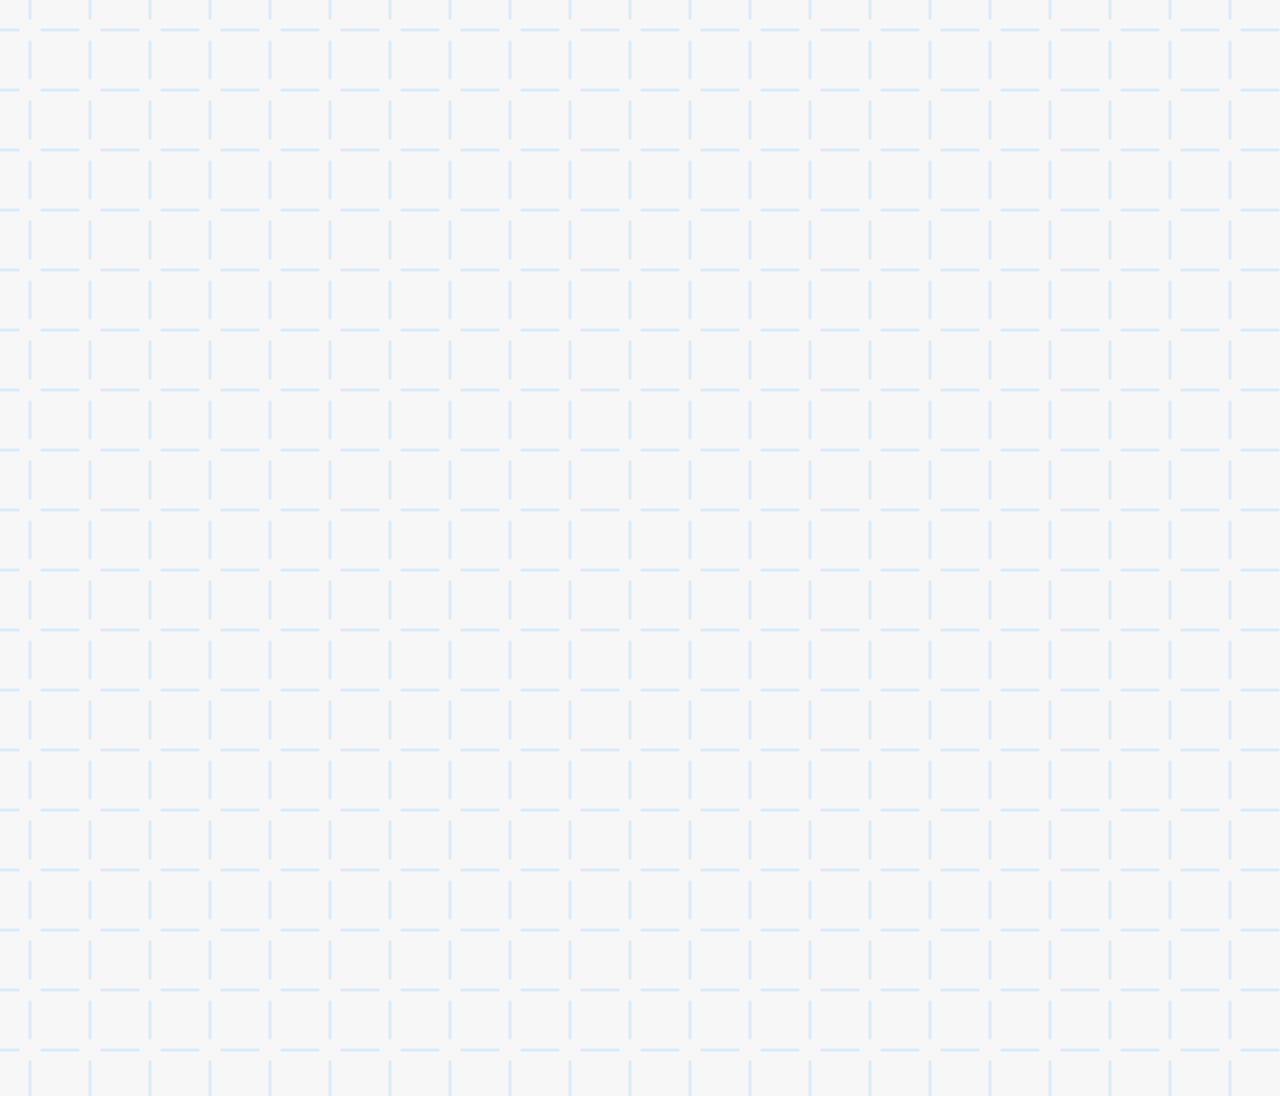
<file: index.html>
<!DOCTYPE html>
<html lang="zh-CN">
<head>
	<meta charset="utf-8">
	<meta name="viewport" content="width=device-width, initial-scale=1">
	<meta http-equiv="Cache-Control" content="private, no-cache, max-age=2592000">

	<link rel="preconnect" href="https://ipacel.cc/" crossorigin>

	<title>CiAt Loading...</title>
	<meta name="keywords" content="CiAt, IpaCiAt, IpacEL">
	<meta name="description" content="你好呀! 我是来自 IpacEL 的 CiAt 哦 (｡・̀ᴗ-)✧. 我是一位开发者，擅长计算和提供专业知识. 很高兴能和你交流! 如果你有任何问题或需要帮助, 随时告诉我哦~">
	
	<link rel="icon" href="https://ipacel.cc/favicon.ico">
	<link rel="icon" href="https://ipacel.cc/dav/icon.bg@256.png" sizes="256x256">
	<link rel="icon" href="https://ipacel.cc/dav/icon.bg@512.png" sizes="512x512">

	<meta name="theme-color" content="#FF1277">
	<link rel="manifest" href="./manifest.webmanifest?v=3.10">

	<link rel="preload" href="./l2/marked-extended-latex.js" as="script" crossorigin="anonymous">
	<link rel="preload" href="https://lib.baomitu.com/mermaid/11.1.1/mermaid.esm.mjs" as="script" crossorigin="anonymous">
	<link rel="preload" href="./l2/marked-emoji.json" as="fetch" crossorigin="anonymous">
	<link rel="preload" href="https://ipacel.cc/dav/command.png" as="image">
	<link rel="preload" href="https://ipacel.cc/dav/command_2.png" as="image">
	<link rel="preload" href="https://ipacel.cc/dav/command_3.png" as="image">
	<link rel="preload" href="https://ipacel.cc/dav/HarmonyOS_Sans_SC_Medium.subset.woff2" as="font" crossorigin="anonymous">
	<link rel="preload" href="https://ipacel.cc/dav/JetBrainsMono-Regular.woff2" as="font" crossorigin="anonymous">
	<link rel="preload" href="https://ipacel.cc/dav/Ubuntu-Regular.subset.woff2?v=2" as="font" crossorigin="anonymous">

	<link rel="stylesheet" href="https://ipacel.cc/dav/cakeL.css?v=1.101">
	<link rel="stylesheet" href="./ui.css?v=26.1.1">
	<link rel="stylesheet" href="./l2/highlight.css?v=2">
	<link rel="stylesheet" href="./l2/katex/katex.min.css?v=0.16.11">

	<script src="./l2/marked.min.js?v=2" defer></script>
	<script src="./l2/highlight.min.js?v=2" defer></script>
	<script src="./l2/marked-emoji.js" defer></script>
	<script src="./l2/katex/katex.min.js?v=0.16.11" defer></script>

	<script type="module" defer>
		import { lib, stat } from './main.js?v=26.1.15';
		window.lib = lib;
		window.stat = stat;
	</script>

	<script>
		window.WebFontConfig = {
			custom: {
				families: [
					'KaTeX_AMS', 'KaTeX_Caligraphic:n4,n7', 'KaTeX_Fraktur:n4,n7',
					'KaTeX_Main:n4,n7,i4,i7', 'KaTeX_Math:i4,i7', 'KaTeX_Script',
					'KaTeX_SansSerif:n4,n7,i4', 'KaTeX_Size1', 'KaTeX_Size2',
					'KaTeX_Size3', 'KaTeX_Size4', 'KaTeX_Typewriter',
				],
			},
		};
	</script>
	<script src="./l2/webfontloader.js" defer></script>
</head>
<body class="">

	<dialog id="dog">

		<div class="modal login">
			<div id="loginBody" class="box"></div>
		</div>

	</dialog>

	<div class="dragover"></div>

	<input id="mainFileInp" type="file" accept="image/*" />

	<button id="toTopBtn" class="btn toTop" onclick="lib.toTop()" title="回到顶部">^</button>

	<div id="container" class="container">
		<div style="height: 12.6vh"></div>

		<div class="main --quit">

			<!-- <h1 id="title" class="center">CiAt is here</h1> -->
			<p class="describe center">// 当前测试版本不代表最终效果 //</p>

			<div class="box inputBox">
				<pre id="mainMsgInpHeightTest"></pre>
				<textarea id="mainMsgInp" contenteditable="true" placeholder="(｡・̀ᴗ-)✧" maxlength="3072"></textarea>

				<div id="mainBtnBox">
					<button id="mainSendBtn" class="btn send --ban" title="发送 | SEND"><svg viewBox="0 0 8.38 11.56"><polygon class="cls-1" points=".75 8.81 0 9.43 1.62 11.56 2.72 11.56 5.77 .92 8.38 .92 8.38 0 4.88 0 1.93 10.29 .75 8.81" fill="#fff" /></svg></button>
					<button id="mainToolBtn" class="btn toolBtn" title="工具 | TOOL">T</button>

					<button class="btn tool" onclick="window.open('./help.html', '_blank')" title="帮助 | HELP">H</button>
					<button class="btn tool upload" onclick="lib.btnUpload()" title="上传 | UPLOAD">+</button>
					<button class="btn tool" onclick="lib.clearMsg()" title="清空 | CLEAR">=</button>
				</div>
			</div>

			<div id="inpFileBox"></div>

			<div id="msgList"></div>
		</div>

		<div style="height: 12.6vh"></div>
	</div>
</body>
</html>
</file>
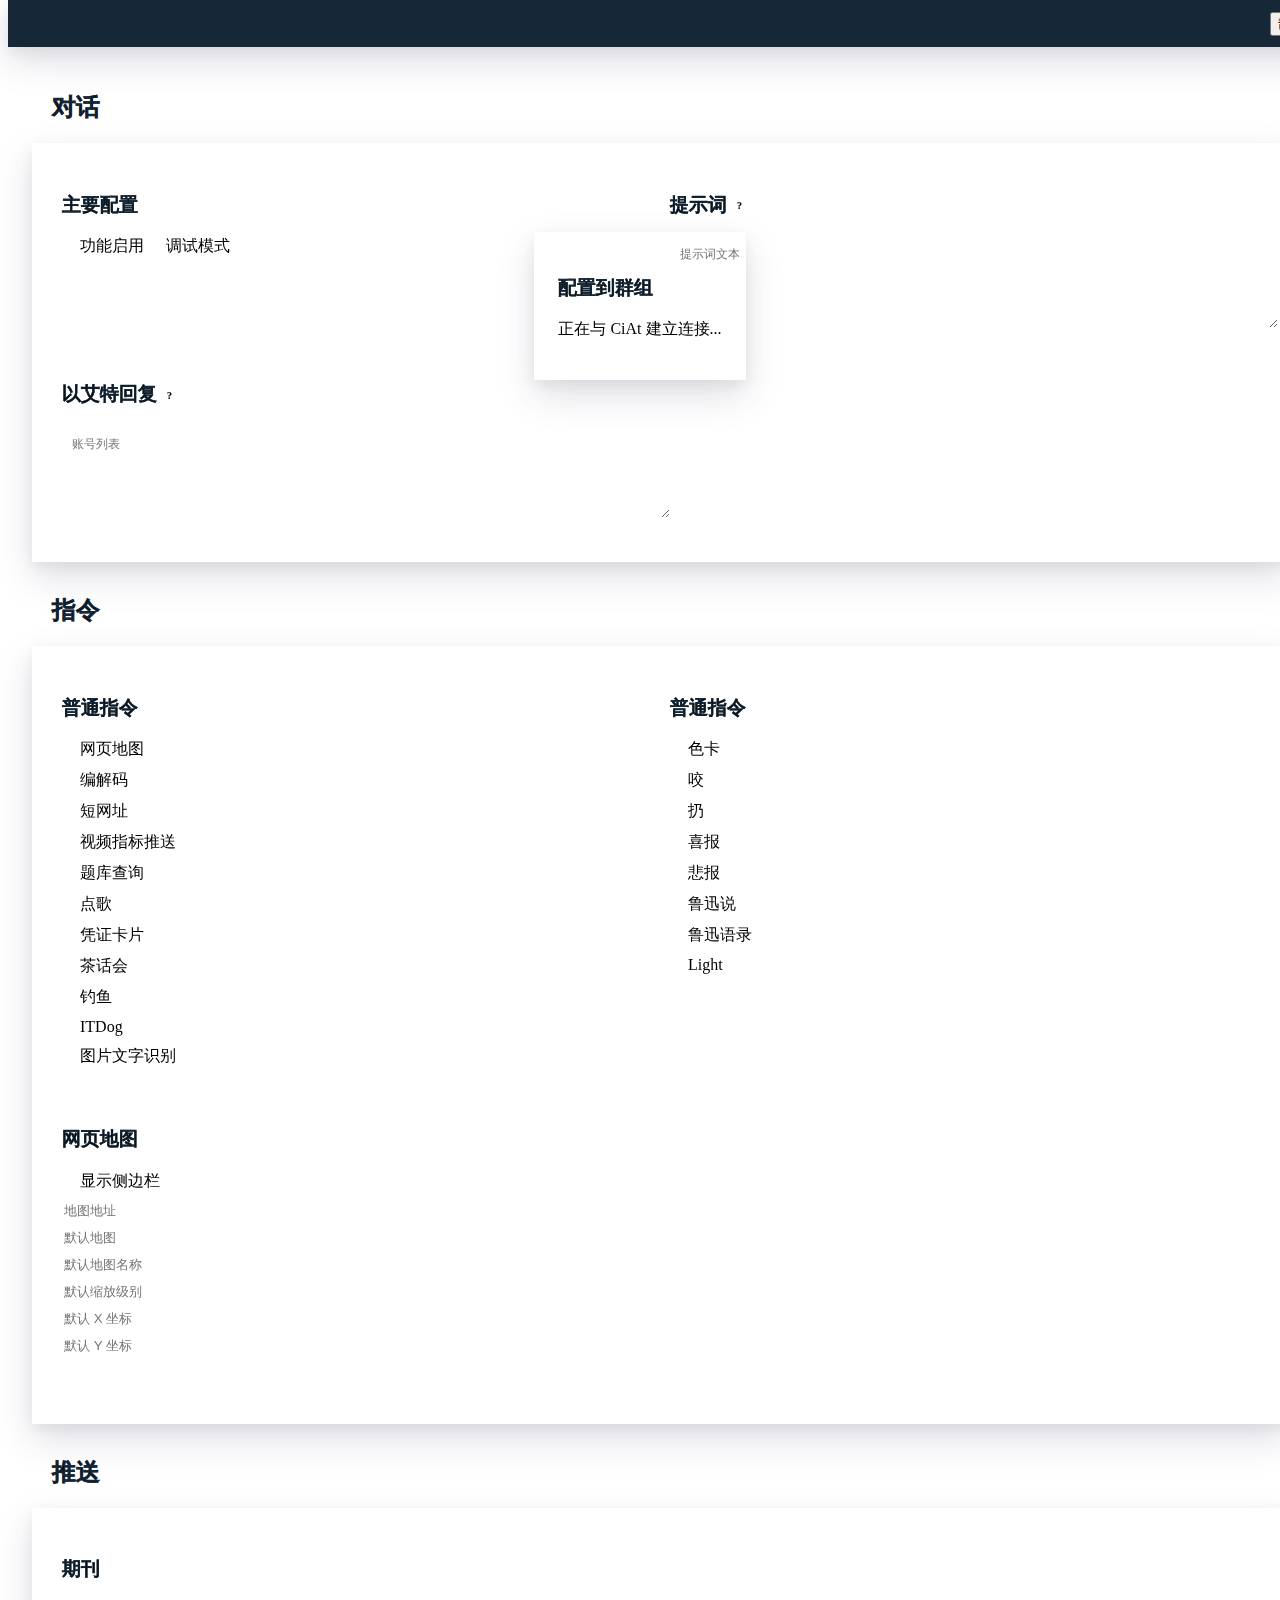
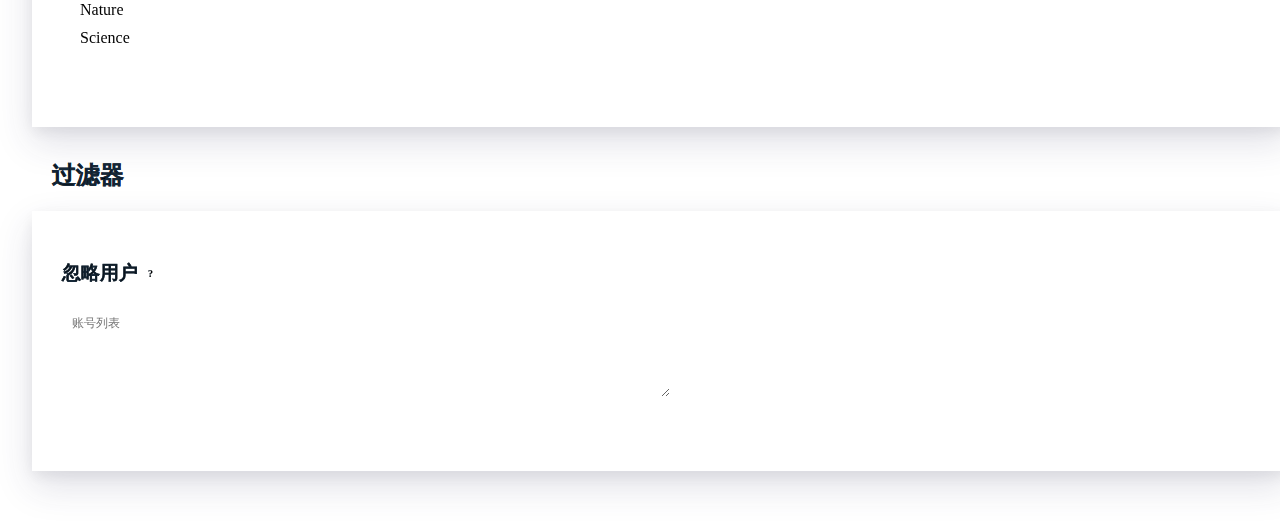
<file: config/index.html>
<!DOCTYPE html>
<html lang="any">

<head>
	<meta charset="utf-8">
	<meta name="viewport" content="width=device-width, initial-scale=1">

	<title>[CiAt]/ Config</title>
	
	<link rel="icon" href="https://ipacel.cc/favicon.ico">
	<link rel="icon" href="https://ipacel.cc/dav/icon.bg@256.png" sizes="256x256">
	<link rel="icon" href="https://ipacel.cc/dav/icon.bg@512.png" sizes="512x512">

	<link rel="stylesheet" href="https://ipacel.cc/dav/cakeL.css?v=1.101">
	<link rel="stylesheet" href="./config.css?v=10">
</head>

<body>
	
	<dialog id="dog" class="box">
		<h3>配置到群组</h3>
		<div id="loginData">
			<p>正在与 CiAt 建立连接...</p>
		</div>
	</dialog>

	<div class="topBar">
		<button class="btn right" id="btn_deploy" onclick="btn.deploy()">部署</button>
	</div>

	<div id="screenshot">
		<div class="mainBodyBox">
			<div class="side">
				<h2>对话</h2>
			</div>

			<div class="side2">
				<div class="gridBox">
					<div class="cmdBox">
						<h3>主要配置</h3>
						<label for="cfg_msg_enable"><input id="cfg_msg_enable" type="checkbox" name="Function">功能启用</label>
						<label for="cfg_msg_debug"><input id="cfg_msg_debug" type="checkbox" name="Function">调试模式</label>
					</div>
					<div class="cmdBox">
						<h3 title="通过提示词, 我们可以为机器人定制专属的对话风格和标识, 以及决定机器人的行为方式">提示词</h3>
						<textarea id="cfg_msg_prompt" placeholder="提示词文本" maxlength="2048"></textarea>
					</div>
					<div class="cmdBox">
						<h3 title="填入用户 QQ 号, 每行一个. 回复时将始终添加艾特标志">以艾特回复</h3>
						<textarea id="cfg_msg_atList" placeholder="账号列表" maxlength="1024"></textarea>
					</div>
				</div>
				
			</div>
		</div>

		<div class="mainBodyBox">
			<div class="side">
				<h2>指令</h2>
			</div>

			<div class="side2">

				<div class="gridBox">

					<div class="cmdBox">
						<h3>普通指令</h3>
						<p><label for="cfg_cmd_dynmap"><input id="cfg_cmd_dynmap" type="checkbox" name="Function">网页地图</label></p>
						<p><label for="cfg_cmd_codec"><input id="cfg_cmd_codec" type="checkbox" name="Function">编解码</label></p>
						<p><label for="cfg_cmd_sUrl"><input id="cfg_cmd_sUrl" type="checkbox" name="Function">短网址</label></p>
						<p><label for="cfg_cmd_push"><input id="cfg_cmd_push" type="checkbox" name="Function">视频指标推送</label></p>
						<p><label for="cfg_cmd_questionBank"><input id="cfg_cmd_questionBank" type="checkbox" name="Function">题库查询</label></p>
						<p><label for="cfg_cmd_music"><input id="cfg_cmd_music" type="checkbox" name="Function">点歌</label></p>
						<p><label for="cfg_cmd_card"><input id="cfg_cmd_card" type="checkbox" name="Function">凭证卡片</label></p>
						<p><label for="cfg_cmd_teaParty"><input id="cfg_cmd_teaParty" type="checkbox" name="Function">茶话会</label></p>
						<p><label for="cfg_cmd_fishing"><input id="cfg_cmd_fishing" type="checkbox" name="Function">钓鱼</label></p>
						<p><label for="cfg_cmd_itDog"><input id="cfg_cmd_itDog" type="checkbox" name="Function">ITDog</label></p>
						<p><label for="cfg_cmd_ocr"><input id="cfg_cmd_ocr" type="checkbox" name="Function">图片文字识别</label></p>
					</div>

					<div class="cmdBox">
						<h3>普通指令</h3>
						<p><label for="cfg_cmd_color"><input id="cfg_cmd_color" type="checkbox" name="Function">色卡</label></p>
						<p><label for="cfg_cmd_bite"><input id="cfg_cmd_bite" type="checkbox" name="Function">咬</label></p>
						<p><label for="cfg_cmd_throw"><input id="cfg_cmd_throw" type="checkbox" name="Function">扔</label></p>
						<p><label for="cfg_cmd_goodNews"><input id="cfg_cmd_goodNews" type="checkbox" name="Function">喜报</label></p>
						<p><label for="cfg_cmd_badNews"><input id="cfg_cmd_badNews" type="checkbox" name="Function">悲报</label></p>
						<p><label for="cfg_cmd_luXunSaid"><input id="cfg_cmd_luXunSaid" type="checkbox" name="Function">鲁迅说</label></p>
						<p><label for="cfg_cmd_luXunQuotes"><input id="cfg_cmd_luXunQuotes" type="checkbox" name="Function">鲁迅语录</label></p>
						<p><label for="cfg_cmd_light"><input id="cfg_cmd_light" type="checkbox" name="Function">Light</label></p>
					</div>
					
					<div class="cmdBox">
						<h3>网页地图</h3>
						<label for="cfg_cmd_dynmapConfig_nopanel"><input id="cfg_cmd_dynmapConfig_nopanel" type="checkbox" name="Function">显示侧边栏</label>
						<input type="text" id="cfg_cmd_dynmapConfig_site" placeholder="地图地址" maxlength="128" />
						<input type="text" id="cfg_cmd_dynmapConfig_world" placeholder="默认地图" maxlength="32" />
						<input type="text" id="cfg_cmd_dynmapConfig_mapName" placeholder="默认地图名称" maxlength="32" />
						<input type="text" id="cfg_cmd_dynmapConfig_zoom" placeholder="默认缩放级别" maxlength="2" />
						<input type="text" id="cfg_cmd_dynmapConfig_x" placeholder="默认 X 坐标" maxlength="16" />
						<input type="text" id="cfg_cmd_dynmapConfig_y" placeholder="默认 Y 坐标" maxlength="16" />
					</div>
					
					<div></div>
					<div></div>
				</div>

			</div>
		</div>

		<div class="mainBodyBox">
			<div class="side">
				<h2>推送</h2>
			</div>

			<div class="side2">

				<div class="gridBox">
					<div class="cmdBox">
						<h3>期刊</h3>
						<p><label for="cfg_push_Nature"><input id="cfg_push_Nature" type="checkbox" name="Function">Nature</label></p>
						<p><label for="cfg_push_Science"><input id="cfg_push_Science" type="checkbox" name="Function">Science</label></p>
					</div>
					<div></div>
					<div></div>
					<div></div>
				</div>

			</div>
		</div>

		<div class="mainBodyBox">
			<div class="side">
				<h2>过滤器</h2>
			</div>

			<div class="side2">

				<div class="gridBox">
					<div class="cmdBox">
						<h3 title="填入用户 QQ 号, 每行一个. 将完全忽略此用户的消息">忽略用户</h3>
						<textarea id="cfg_filter_ignoreUser" placeholder="账号列表" maxlength="1024"></textarea>
					</div>
					<div></div>
					<div></div>
					<div></div>
				</div>

			</div>
		</div>

	</div>

	<script type="text/javascript">
		document.getElementById('dog').showModal();
	</script>
	<script type="text/javascript" src="./config.js?v=6"></script>
</body>
</html>
</file>
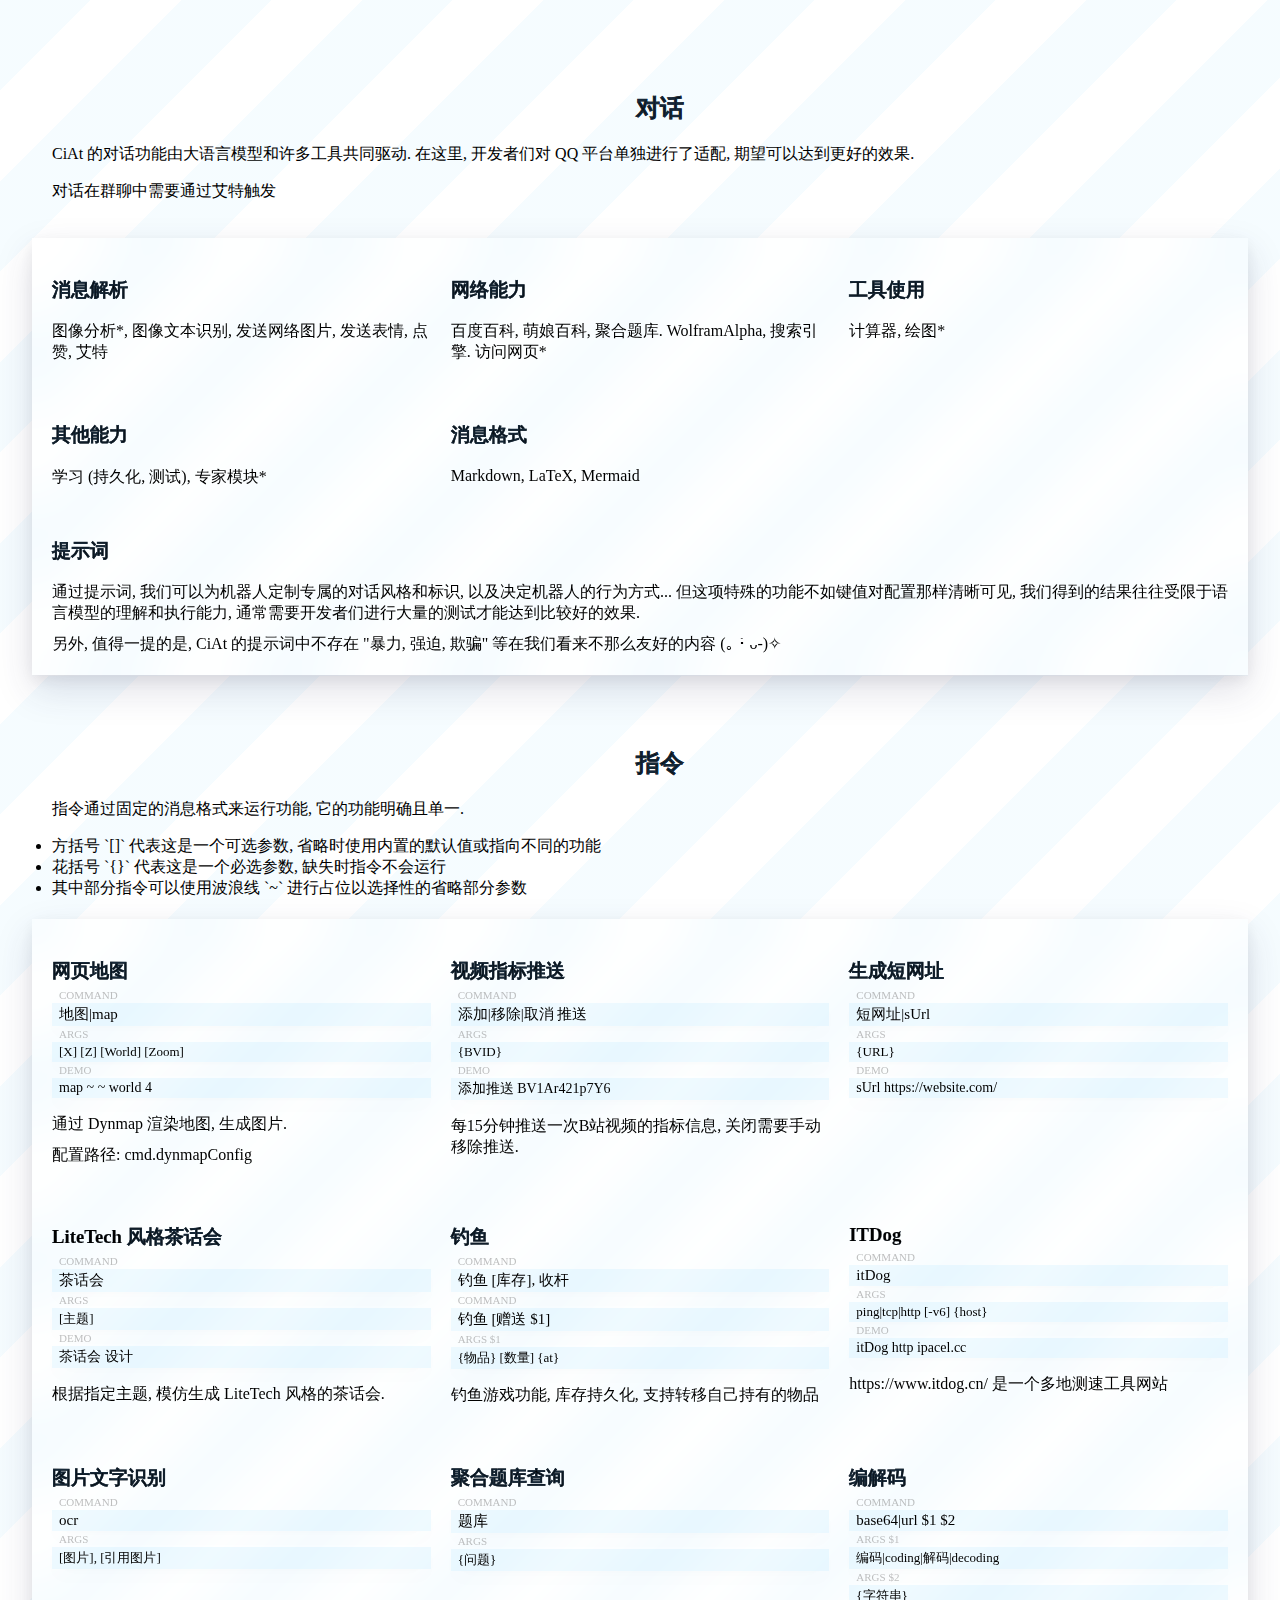
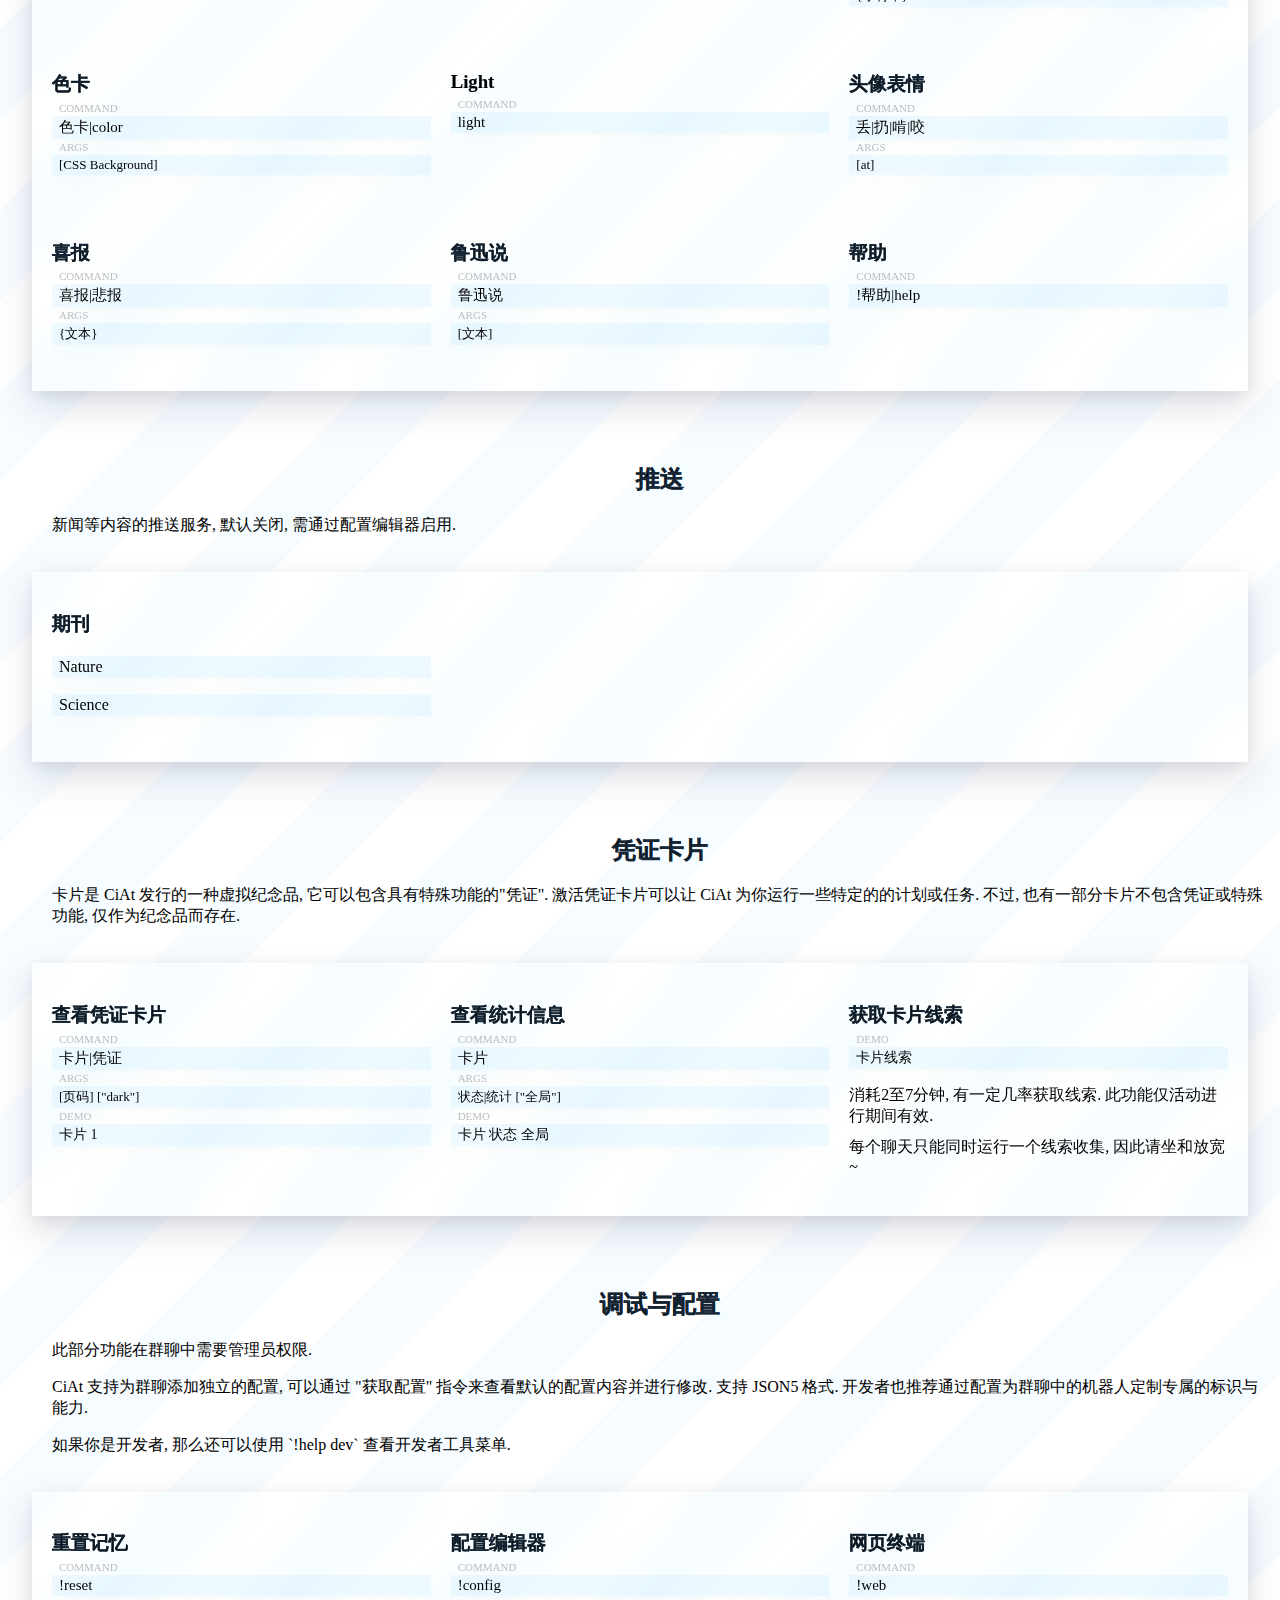
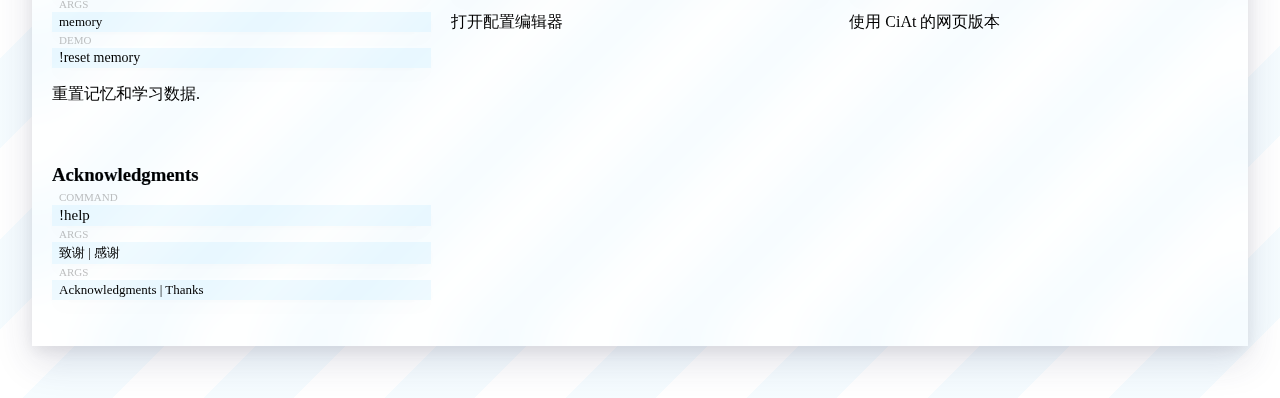
<file: help.html>
<!DOCTYPE html>
<html lang="any">
	<head>
		<meta charset="utf-8">
		<meta name="viewport" content="width=device-width, initial-scale=1">

		<title>CiAt / HELP</title>

		<link rel="stylesheet" href="https://ipacel.cc/dav/cakeL.css?v=1.101">
	</head>

	<style>

		body {
			background-image: repeating-linear-gradient(135deg, #5dccff0f, #5dccff0f 4rem, transparent 0, transparent 8rem);
		}

		#screenshot {
			max-width: 1690px;
			margin: 0 auto;
			padding: 12px 24px;
		}

		h2, h3 {
			-webkit-text-stroke: 0.2px #162838;
		}

		.mainBodyBox {
			display: flex;
			margin: 32px 0;

			& > .side {
				h2 {
					-webkit-text-stroke: 0.4px #162838;
					text-align: center;
				}
				margin: 20px;
				width: 20%;
			}

			& > .side2 {
				width: 80%;
				/* background-color: #f7f7f7; */
				backdrop-filter: blur(24px);
				outline: 2px dashed var(--c);
				margin: 0 20px 0 0;
				box-shadow: 0 15px 35px rgb(50 50 93 / 15%), 0 5px 15px rgb(0 0 0 / 7%);
			}
		}

		.gridBox {
			display: grid;
			grid-template-columns: repeat(4, 25%);
			margin: 10px;

			& > div {
				margin: 10px 10px 20px 10px;
			}
		}

		@media (max-width: 1280px) {
			.mainBodyBox {
				flex-direction: column;
				& > .side {
					width: 100%;
				}
				& > .side2 {
					width: 100%;
				}
			}
			.gridBox {
				grid-template-columns: repeat(3, 33.3333%);
			}
		}
		@media (max-width: 960px) {
			.gridBox {
				grid-template-columns: repeat(2, 50%);
			}
		}
		@media (max-width: 720px) {
			.gridBox {
				grid-template-columns: repeat(1, 100%);
			}
		}

		.margin20 {
			margin: 20px;
		}

		.cmdBox {

			p {
				margin: 10px 0;
			}

			.cmd {
				margin-bottom: 16px;

				p {
					/* font-weight: 600; */
					background-color: #5dccff17;
					padding: 2px 7px;
					margin-top: 16px;
					position: relative;
					box-shadow: 0 10px 20px rgb(50 50 93 / 1%), 0 5px 15px rgb(0 0 0 / 1%);

					&::before {
						font-family: 'Ubuntu_and_JetBrainsMono';
						font-size: 11px;
						/* font-weight: 400; */
						position: absolute;
						top: -14px;
						color: #7F7F7F80;
					}
				}
				.main {
					font-size: 15px;
					&::before {
						content: 'COMMAND '  attr(title);
					}
				}
				.args {
					font-size: 13px;
					&::before {
						content: 'ARGS ' attr(title);
					}
				}
				.demo {
					font-size: 14px;
					&::before {
						content: 'DEMO ' attr(title);
					}
				}
			}
		}
		
	</style>

	<body>
		<div id="screenshot">

			<div class="mainBodyBox">
				<div class="side">
					<h2>对话</h2>
					<p>
						CiAt 的对话功能由大语言模型和许多工具共同驱动.
						在这里, 开发者们对 QQ 平台单独进行了适配, 期望可以达到更好的效果.
					</p>

					<p class="quote">对话在群聊中需要通过艾特触发</p>
				</div>

				<div class="side2">

					<div class="gridBox">
						<div class="cmdBox">
							<h3>消息解析</h3>
							<p>图像分析*, 图像文本识别, 发送网络图片, 发送表情, 点赞, 艾特</p>
						</div>
						<div class="cmdBox">
							<h3>网络能力</h3>
							<p>百度百科, 萌娘百科, 聚合题库. WolframAlpha, 搜索引擎. 访问网页*</p>
						</div>
						<div class="cmdBox">
							<h3>工具使用</h3>
							<p>计算器, 绘图*</p>
						</div>
						<div class="cmdBox">
							<h3>其他能力</h3>
							<p>学习 (持久化, 测试), 专家模块*</p>
						</div>
						<div class="cmdBox">
							<h3>消息格式</h3>
							<p>Markdown, LaTeX, Mermaid</p>
						</div>
					</div>

					<div class="cmdBox margin20">
						<h3>提示词</h3>
						<p>
							通过提示词, 我们可以为机器人定制专属的对话风格和标识, 以及决定机器人的行为方式...
							但这项特殊的功能不如键值对配置那样清晰可见,
							我们得到的结果往往受限于语言模型的理解和执行能力,
							通常需要开发者们进行大量的测试才能达到比较好的效果.
						</p>
						<p>
							另外, 值得一提的是, CiAt 的提示词中不存在 "暴力, 强迫, 欺骗" 等在我们看来不那么友好的内容 (｡・̀ᴗ-)✧
						</p>
					</div>

				</div>
			</div>

			<!-- <div class="mainBodyBox">
				<div class="side">
					<h2>事件功能</h2>
					<p>
						事件功能对特定符合要求的消息做出反应, 与指令类似,
						但触发条件可以更加的丰富.
					</p>
				</div>

				<div class="side2">

					<div class="gridBox">
						<div class="cmdBox">
							<h2>网页渲染</h2>
							<p>当域名与配置匹配时渲染网页图片</p>
						</div>
						<div></div>
						<div></div>
						<div></div>
					</div>

				</div>
			</div> -->

			<div class="mainBodyBox">
				<div class="side">
					<h2>指令</h2>
					<p>指令通过固定的消息格式来运行功能, 它的功能明确且单一.</p>
					<li>方括号 `[]` 代表这是一个可选参数, 省略时使用内置的默认值或指向不同的功能</li>
					<li>花括号 `{}` 代表这是一个必选参数, 缺失时指令不会运行</li>
					<li>其中部分指令可以使用波浪线 `~` 进行占位以选择性的省略部分参数</li>

				</div>

				<div class="side2">

					<div class="gridBox">
						<div class="cmdBox">
							<h3>网页地图</h3>
							<div class="cmd">
								<p class="main">地图|map</p>
								<p class="args">[X] [Z] [World] [Zoom]</p>
								<p class="demo">map ~ ~ world 4</p>
							</div>
							<p>通过 Dynmap 渲染地图, 生成图片.</p>
							<p>配置路径: cmd.dynmapConfig</p>
						</div>
						<div class="cmdBox">
							<h3>视频指标推送</h3>
							<div class="cmd">
								<p class="main">添加|移除|取消 推送</p>
								<p class="args">{BVID}</p>
								<p class="demo">添加推送 BV1Ar421p7Y6</p>
							</div>
							<p>每15分钟推送一次B站视频的指标信息, 关闭需要手动移除推送.</p>
						</div>
						<div class="cmdBox">
							<h3>生成短网址</h3>
							<div class="cmd">
								<p class="main">短网址|sUrl</p>
								<p class="args">{URL}</p>
								<p class="demo">sUrl https://website.com/</p>
							</div>
						</div>
						<div class="cmdBox">
							<h3>LiteTech 风格茶话会</h3>
							<div class="cmd">
								<p class="main">茶话会</p>
								<p class="args">[主题]</p>
								<p class="demo">茶话会 设计</p>
							</div>
							<p>根据指定主题, 模仿生成 LiteTech 风格的茶话会.</p>
						</div>
						<div class="cmdBox">
							<h3>钓鱼</h3>
							<div class="cmd">
								<p class="main">钓鱼 [库存], 收杆</p>
								<p class="main">钓鱼 [赠送 $1]</p>
								<p class="args" title="$1">{物品} [数量] {at}</p>
							</div>
							<p>钓鱼游戏功能, 库存持久化, 支持转移自己持有的物品</p>
						</div>
						<div class="cmdBox">
							<h3>ITDog</h3>
							<div class="cmd">
								<p class="main">itDog</p>
								<p class="args">ping|tcp|http [-v6] {host}</p>
								<p class="demo">itDog http ipacel.cc</p>
							</div>
							<p>https://www.itdog.cn/ 是一个多地测速工具网站</p>
						</div>
						<div class="cmdBox">
							<h3>图片文字识别</h3>
							<div class="cmd">
								<p class="main">ocr</p>
								<p class="args">[图片], [引用图片]</p>
							</div>
						</div>
						<div class="cmdBox">
							<h3>聚合题库查询</h3>
							<div class="cmd">
								<p class="main">题库</p>
								<p class="args">{问题}</p>
							</div>
						</div>
						<div class="cmdBox">
							<h3>编解码</h3>
							<div class="cmd">
								<p class="main">base64|url $1 $2</p>
								<p class="args" title="$1">编码|coding|解码|decoding</p>
								<p class="args" title="$2">{字符串}</p>
							</div>
						</div>
						<div class="cmdBox">
							<h3>色卡</h3>
							<div class="cmd">
								<p class="main">色卡|color</p>
								<p class="args">[CSS Background]</p>
							</div>
						</div>
						<div class="cmdBox">
							<h3>Light</h3>
							<div class="cmd">
								<p class="main">light</p>
							</div>
						</div>
						<div class="cmdBox">
							<h3>头像表情</h3>
							<div class="cmd">
								<p class="main">丢|扔|啃|咬</p>
								<p class="args">[at]</p>
							</div>
						</div>
						<div class="cmdBox">
							<h3>喜报</h3>
							<div class="cmd">
								<p class="main">喜报|悲报</p>
								<p class="args">{文本}</p>
							</div>
						</div>
						<div class="cmdBox">
							<h3>鲁迅说</h3>
							<div class="cmd">
								<p class="main">鲁迅说</p>
								<p class="args">[文本]</p>
							</div>
						</div>
						<div class="cmdBox">
							<h3>帮助</h3>
							<div class="cmd">
								<p class="main">!帮助|help</p>
							</div>
						</div>
					</div>

				</div>
			</div>

			<div class="mainBodyBox">
				<div class="side">
					<h2>推送</h2>
					<p>
						新闻等内容的推送服务, 默认关闭, 需通过配置编辑器启用.
					</p>
				</div>

				<div class="side2">

					<div class="gridBox">
						<div class="cmdBox">
							<h3>期刊</h3>
							<div class="cmd">
								<p>Nature</p>
								<p>Science</p>
							</div>
						</div>
					</div>

				</div>
			</div>

			<div class="mainBodyBox">
				<div class="side">
					<h2>凭证卡片</h2>
					<p>
						卡片是 CiAt 发行的一种虚拟纪念品, 它可以包含具有特殊功能的"凭证".
						激活凭证卡片可以让 CiAt 为你运行一些特定的的计划或任务.
						不过, 也有一部分卡片不包含凭证或特殊功能, 仅作为纪念品而存在.
					</p>
				</div>

				<div class="side2">

					<div class="gridBox">
						<div class="cmdBox">
							<h3>查看凭证卡片</h3>
							<div class="cmd">
								<p class="main">卡片|凭证</p>
								<p class="args">[页码] ["dark"]</p>
								<p class="demo">卡片 1</p>
							</div>
						</div>
						<div class="cmdBox">
							<h3>查看统计信息</h3>
							<div class="cmd">
								<p class="main">卡片</p>
								<p class="args">状态|统计 ["全局"]</p>
								<p class="demo">卡片 状态 全局</p>
							</div>
						</div>
						<div class="cmdBox">
							<h3>获取卡片线索</h3>
							<div class="cmd">
								<p class="demo">卡片线索</p>
							</div>
							<p>消耗2至7分钟, 有一定几率获取线索. 此功能仅活动进行期间有效.</p>
							<p>每个聊天只能同时运行一个线索收集, 因此请坐和放宽~</p>
						</div>
					</div>

				</div>
			</div>

			<div class="mainBodyBox">
				<div class="side">
					<h2>调试与配置</h2>
					<p>此部分功能在群聊中需要管理员权限.</p>
					<p>
						CiAt 支持为群聊添加独立的配置, 可以通过 "获取配置"
						指令来查看默认的配置内容并进行修改. 支持 JSON5 格式.
						开发者也推荐通过配置为群聊中的机器人定制专属的标识与能力.
					</p>
					<p>如果你是开发者, 那么还可以使用 `!help dev` 查看开发者工具菜单.</p>
				</div>

				<div class="side2">

					<div class="gridBox">
						<div class="cmdBox">
							<h3>重置记忆</h3>
							<div class="cmd">
								<p class="main">!reset</p>
								<p class="args">memory</p>
								<p class="demo">!reset memory</p>
							</div>
							<p>重置记忆和学习数据.</p>
						</div>
						<div class="cmdBox">
							<h3>配置编辑器</h3>
							<div class="cmd">
								<p class="main">!config</p>
							</div>
							<p>打开配置编辑器</p>
						</div>
						<div class="cmdBox">
							<h3>网页终端</h3>
							<div class="cmd">
								<p class="main">!web</p>
							</div>
							<p>使用 CiAt 的网页版本</p>
						</div>
						<div class="cmdBox">
							<h3>Acknowledgments</h3>
							<div class="cmd">
								<p class="main">!help</p>
								<p class="args">致谢 | 感谢</p>
								<p class="args">Acknowledgments | Thanks</p>
							</div>
						</div>
					</div>

				</div>
			</div>

		</div>
	</body>
</html>
</file>
<file: ui.css>
html {
	overflow-y: scroll;
	overflow-x: hidden;
}

body {
	background-image: none;
	background-color: transparent;
	
	overflow-y: hidden;
	overflow-x: hidden;
	scroll-behavior: smooth;

	min-height: 120vh;

	.dragover {
		--l: 72px;
		border: #5dccff66 solid 10px;
		width: 100%;
		height: 100vh;
		position: fixed;
		mask: conic-gradient(at var(--l) var(--l), #00000000 0% 75%, #000 75% 100%) 0 0 / calc(100% - var(--l)) calc(100% - var(--l));
		-webkit-mask: conic-gradient(at var(--l) var(--l), #00000000 0% 75%, #000 75% 100%) 0 0 / calc(100% - var(--l)) calc(100% - var(--l));
		z-index: 10;
		pointer-events: none;
		transform: scale(1.05);
		transition: all 0.4s ease;
		opacity: 0;
	}

	&.--fileDragover {
		.dragover {
			transform: scale(0.95);
			opacity: 1;
		}
	}
}

.container {
	display: flex;
	flex-direction: column;
	align-items: center;
}
@media (max-width: 920px) {
	.container {
		padding: 0 20px;
	}
}

.main {
	max-width: 740px;
	width: 100%;

	transform: translate(0px, 0px);
	opacity: 1;
	transition: all 0.4s ease;
	&.--quit {
		.inputBox {
			transform: translate(0px, 20px);
		}
		opacity: 0;
	}

	#title {
		font-size: 1.75rem;
	}

	.describe {
		margin: 0;
	}

	.inputBox {
		position: relative;
		padding: 0px;
		margin: 20px 0 10px 0;
		overflow: hidden;
		z-index: 1;

		&::before {
			content: 'MarkDown ✦ LaTeX';
			font-family: 'Ubuntu_and_JetBrainsMono';
			font-size: 11px;
			position: absolute;
			left: 12px;
			bottom: 7px;
			color: #7F7F7F80;
		}

		#mainMsgInpHeightTest, #mainMsgInp {
			min-height: 105px;
			width: 100%;
			padding: 16px;
			padding-bottom: 52px;
			font-size: 0.875rem;
			line-height: normal;
			margin: 0 !important;
			white-space: pre-wrap;
			tab-size: 4;
		}

		#mainMsgInpHeightTest {
			visibility: hidden !important;
		}

		#mainMsgInp {
			position: absolute;
			top: 0;
			left: 0;
			display: block;
			outline: none;
			border: none;
			resize: none;
			overflow-x: hidden;
			overflow-y: hidden;
			height: 100%;
			background-color: #00000000;

			&::-webkit-input-placeholder {
				color: #7F7F7F80;
			}
		}

		#mainBtnBox {
			position: absolute;
			display: flex;
			bottom: 10px;
			right: 10px;
			flex-direction: row-reverse;
			pointer-events: none;

			.btn {
				margin: 0 3.5px;
				pointer-events: auto;

				color: var(--a1);
	
				&:hover {
					filter: brightness(104%);
				}
				&:active {
					filter: brightness(94%);
				}
	
				&.send {
					padding: 0px 10px 0.5px 10.5px;
					svg {
						stroke: #fff;
						stroke-width: 0.5px;
					}
				}
			}

			.btn.tool {
				opacity: 0;
				pointer-events: none;
				transform: translate(-15px, 32px);

				&.upload {
					padding: 0 10px 0.5px 10.5px;
				}
			}
			&.--toolJoin {
				.btn.tool {
					opacity: 1;
					pointer-events: auto;
					transform: translate(0px, 0px);
				}
			}
		}
	}

	#inpFileBox {

		display: flex;

		opacity: 1;
		transform: translate(0px, 0px);
		height: 94px;
		&:empty {
			opacity: 0;
			transform: translate(0px, -72px);
			height: 0;
			overflow: hidden;
		}

		.li {
			margin: 10px 14px;
			border-radius: 7px;
			padding: 10px;
			user-select: none;
			width: 84px;
			height: 84px;
			margin: 5px 5px;
			border-radius: 7px;
			background-color: #f7f7f7b1;
			display: flex;
			position: relative;
			pointer-events: none;
			box-shadow: 0 15px 35px rgb(50 50 93 / 10%), 0 5px 15px rgb(0 0 0 / 7%);

			&::before {
				content: '+';
				width: 17px;
				height: 17px;
				border-radius: 100%;
				position: absolute;
				z-index: 1;
				background-color: #f00;
				color: #fff;
				font-size: 1.2rem;
				transform: rotate(45deg);
				right: 5px;
				top: 5px;
				text-align: center;
				line-height: 16px;
				cursor: url(https://ipacel.cc/dav/command_2.png), default;
				pointer-events: auto;
				opacity: 0.9;
				box-shadow: 0px 3px 17px 2px rgb(50 50 93 / 10%), 0 2px 5px rgb(0 0 0 / 7%);
			}

			opacity: 0;
			transform: translate(0px, -84px);
			margin-left: -84px;
			&.--join {
				opacity: 1;
				transform: translate(0px, 0px);
				margin: 5px 5px;

				&:first-child {
					margin-left: 0;
				}
				&:last-child {
					margin-right: 0;
				}
			}

			img {
				width: 64px;
				height: 64px;
				border-radius: 7px;
				object-fit: cover;
				pointer-events: auto;
			}
		}
	}

	#msgList {

		margin-top: 27px;
		
		padding: 32px 0 32px 0;

		.li {
			content-visibility: auto;
			width: calc(100% + 64px);
			margin: -64px 0 0 -32px;
			padding: 32px;

			height: fit-content;
		}

		opacity: 1;
		&.--clear {
			transition: all 1.1s ease;
			opacity: 0;
			transform: translate(0px, 100vh);
		}

		.msg {
			box-shadow: 0 15px 35px rgb(50 50 93 / 10%), 0 5px 15px rgb(0 0 0 / 7%);
			padding: 8px 14px;
			border-radius: 14px;
			display: table;
			margin: 0 0 25px 0;
			width: fit-content;
			backdrop-filter: blur(2px);
			overflow: hidden;

			&.user {
				margin-left: auto;
				background-color: #06b0ffd1;
				color: var(--a0);
			}

			&.ai {
				background-color: #f7f7f7b1;
			}

			&.loading {
				&::before {
					content: '[/]';
					margin: 5px 0;
					font-size: 15px;
					display: block;
					
					animation-fill-mode: forwards;
					animation: aiLoading 0.85s infinite;
				}
			}

			&.single_img {
				padding: 0;
				img {
					margin: 0;
				}
			}

			&:hover {
				filter: brightness(101%);
			}

			/* 使其与普通网页一致, 但可能不适合对话框 */
			/* & > span {
				margin: 15px 0;

				&:first-child {
					margin-top: 5px !important;
				}
				&:last-child {
					margin-bottom: 5px !important;
				}
			} */

			div.at, div.reply {
				position: absolute;
				width: min-content;
				height: min-content;
				padding: 2.4px;
				top: 7px;
				left: 7px;
				border-radius: 100%;
				box-shadow: 0px 3px 17px 2px rgb(50 50 93 / 10%), 0 2px 5px rgb(0 0 0 / 7%);

				&.at {
					background-color: var(--e);
				}

				&.reply {
					left: 15px;
					background-color: var(--g);
				}
			}

			img {
				display: block;
				max-height: 20vh;
				min-height: 128px;
				min-width: 128px;
				max-width: 100%;
				width: fit-content;
				border-radius: 7px;
				margin: 7px 0;
				-webkit-user-drag: auto;
				/* background-color: #5dccff17; */
				box-shadow: 0px 3px 17px 2px rgb(50 50 93 / 10%), 0 2px 5px rgb(0 0 0 / 7%);

				&.mface {
					max-height: 15vh;
					-webkit-user-drag: none;
					user-select: none;
				}
			}

			p {
				margin: 15px 0;
			}

			hr {
				margin: 0.7em 10px;
				height: 2px;
			}

			code {
				padding: 1.5px 5px;
				line-height: 25px;
				background-color: #7ad5ff12;
				white-space: pre-wrap;
				word-break: break-all;
				border-radius: 7px;
			}

			pre {
				tab-size: 4;
				font-size: 14px;
				position: relative;

				code {
					display: block;
					padding: 10px;
					box-shadow: 0px 3px 17px 2px rgb(50 50 93 / 10%), 0 2px 5px rgb(0 0 0 / 7%);
				}
			}

			.mermaid {
				display: flex;
				justify-content: center;
				margin: 7px;
				pointer-events: all;

				/* & > svg {} */
			}

			ul {
				padding-inline-start: 30px;
				li::marker {
					color: #7F7F7F;
				}
				&:first-child&:last-child {
					padding-inline-start: 25px;
					padding-right: 10px;
				}
			}

			ol {
				li::marker {
					color: #7F7F7F;
				}
			}

			ol, ul {
				ol, ul {
					padding-left: 16px;
				}
			}

			blockquote {
				margin: 7px 0;
				padding: 0 1rem;
				border-left: 3px solid var(--c);
				color: #7f7f7f;
			}

			input {
				width: 12px;
				height: 12px;
				margin: -1px;
				appearance: none;
				border-radius: 0;
				border: 2px solid var(--t);

				&:checked {
					border: 5px double var(--t);
				}
			}

			table {
				border-collapse: collapse;
				width: fit-content;
				margin: 7px;
				box-shadow: 0px 3px 17px 2px rgb(50 50 93 / 10%), 0 2px 5px rgb(0 0 0 / 7%);
				border-radius: 7px;

				th, td {
					padding: 8px 16px;
					/* border: 1px solid var(--t); */
				}

				th {
					background-color: var(--cT);
					color: var(--c);
				}

				tr:first-child {
					th {
						&:first-child {
							border-top-left-radius: 7px;
						}
						&:last-child {
							border-top-right-radius: 7px;
						}
					}
				}

				tr:last-child {
					td {
						&:first-child {
							border-bottom-left-radius: 7px;
						}
						&:last-child {
							border-bottom-right-radius: 7px;
						}
					}
				}
			}

			a {
				text-decoration: underline 1.5px;
			}

			.mdEmoji {
				&::after, &::before {
					content: ':';
					opacity: 0.85;
				}
			}

			.dice {
				&.dice, &.rps{
					margin: 0 6px;
					&::after {
						content: ']';
						opacity: 0.75;
					}
					&::before {
						content: '[';
						opacity: 0.75;
					}
				}
			}

			opacity: 1;
			transition: all 0.4s ease;
			&.--quit {
				transform: translate(0px, -25px);
				background-color: var(--cT) !important;
				opacity: 0;
				* {
					opacity: 0;
				}
				input {
					border-color: transparent !important;
				}
			}
		}
	}
}

@media (prefers-color-scheme: light) {
	html {
		scrollbar-color: #7F7F7F80 #F7F7F7;
	}
	body {
		background-image: url("data:image/svg+xml,<svg id='patternId' width='100%' height='100%' xmlns='http://www.w3.org/2000/svg'><defs><pattern id='a' patternUnits='userSpaceOnUse' width='20' height='20' patternTransform='scale(3) rotate(0)'><rect x='0' y='0' width='100%' height='100%' fill='hsla(0, 0%, 97%, 1)'/><path d='M10-6V6M10 14v12M26 10H14M6 10H-6'  stroke-linecap='square' stroke-width='1' stroke='hsla(208, 100%, 51%, 0.12)' fill='none'/></pattern></defs><rect width='800%' height='800%' transform='translate(0,0)' fill='url(%23a)'/></svg>");
	}

	.btn {
		background-color: var(--a0);
	}

	.main {
		.inputBox {
			.btn {
				&.send {
					background-color: var(--c);
				}
			}
		}
		#msgList {
			.msg {
				&.user {
					::selection {
						background: #ffffff42;
					}

					code {
						background-color: #E6F2F8;
						&::selection, *::selection {
							background: #34beff33;
						}
					}

					li::marker {
						color: #dee7ec;
					}

					input {
						border-color: #dee7ec;
						&:checked {
							border-color: #dee7ec;
						}
					}

					table td, img {
						background-color: #dedede17;
					}

					a {
						color: #e3f0ff;
					}
				}

				.mermaid {
					& > svg {
						filter: invert(100%) brightness(120%);
					}
				}
			}
		}
	}

	.btn.toTop {
		background-color: var(--c);
	}
}
@media (prefers-color-scheme: dark) {
	html {
		scrollbar-color: #62626280 #0C1017;
	}
	body {
		background-image: url("data:image/svg+xml,<svg id='patternId' width='100%' height='100%' xmlns='http://www.w3.org/2000/svg'><defs><pattern id='a' patternUnits='userSpaceOnUse' width='20' height='20' patternTransform='scale(3) rotate(0)'><rect x='0' y='0' width='100%' height='100%' fill='hsla(218, 30%, 7%, 1)'/><path d='M10-6V6M10 14v12M26 10H14M6 10H-6'  stroke-linecap='square' stroke-width='1' stroke='hsla(208, 100%, 51%, 0.12)' fill='none'/></pattern></defs><rect width='800%' height='800%' transform='translate(0,0)' fill='url(%23a)'/></svg>");
	}

	.btn {
		background-color: #212121d1;
	}

	.main {
		.inputBox {
			.btn {
				&.send {
					background-color: #15559ad4;
				}
			}
		}
		#inpFileBox {
			.li {
				background-color: #212121d1;
			}
		}
		#msgList {
			.msg {
				&.user {
					background-color: #15559ad4;
					color: var(--a1);
				}

				&.ai {
					background-color: #212121d1;
				}

				table td, img {
					background-color: #4747472e;
				}
			}
		}
	}
	.btn {
		border: 1.5px solid var(--c);
	}
}


@keyframes aiLoading {
	33.33% {
		content: '[/]';
	}
	66.66% {
		content: '[-]';
	}
	100% {
		content: '[\\]';
	}
}

p, pre, h1, h2, h3, h4, h5, h6 {
	&:first-child {
		margin-top: 5px !important;
	}
	&:last-child {
		margin-bottom: 5px !important;
	}
}

.btn.toTop {
	width: 32px;
	height: 32px;
	position: fixed;
	bottom: 84px;
	right: -47px;
	z-index: 1;

	opacity: 0;
	&.--join {
		opacity: 1;
		right: 20px;
		bottom: 64px;
	}
}

#mainFileInp {
	display: none;
}

dialog {
	width: 100%;
	height: 100vh;
	margin: 0;
	padding: 0;
	background-color: #00000000;
	border: none;
	outline: none;
	color: var(--a1);

	&:-internal-dialog-in-top-layer::backdrop{
		background: none;
	}

	* {
		border: none;
		outline: none;
	}

	transition: all .2s ease;

	.modal {
		position: fixed;
		height: 100vh;
		width: 100%;
		backdrop-filter: blur(0px);
		pointer-events: none;

		.box {
			transform: translate(0px, 70px) rotate(10deg);
			opacity: 0;
			width: 100%;
			max-width: 370px;
			margin: 30vh auto 0 auto;
		}

		&.--open {
			backdrop-filter: blur(2px);
			pointer-events: auto;

			.box {
				opacity: 1;
				transform: translate(0px, 0px) rotate(0deg);
			}
		}
		
	}
}

.paddingLeft15 {
	padding-left: 15px;
}

h1, h2, h3, h4, h5, h6 {
	display: table;
	padding: 0 10px 0 10px;
	margin-bottom: 12px;
	background: linear-gradient(#00000000 50%, var(--cT) 0);
	color: var(--c);
}

p.code {
	background-color: #5dccff17;
	padding: 2px 7px;
	box-shadow: 0 10px 20px rgb(50 50 93 / 1%), 0 5px 15px rgb(0 0 0 / 1%);
	color: var(--c);
	user-select: all;
}

.btn {
	user-select: none;
	border: none;
	
	display: block;
	margin: 0;
	width: 28px;
	height: 27px;
	border-radius: 30%;

	&.--light {
		background-color: var(--e) !important;
		color: #fff !important;
	}
	&.--ban {
		background-color: #555555 !important;
		pointer-events: none !important;
	}
}
</file>
<file: l2/highlight.css>
/*!
  Theme: a11y-light
  Author: @ericwbailey
  Maintainer: @ericwbailey

  Based on the Tomorrow Night Eighties theme: https://github.com/isagalaev/highlight.js/blob/master/src/styles/tomorrow-night-eighties.css
*/

@media (prefers-color-scheme: dark) {
	.hljs {
		background: #2b2b2b;
		color: #f8f8f2;
	}

	/* Comment */
	.hljs-punctuation,
	.hljs-comment,
	.hljs-quote {
		color: #d4d0ab;
	}

	/* Red */
	.hljs-attr,
	.hljs-char,
	.hljs-keyword,
	.hljs-operator,
	.hljs-selector-pseudo,
	.hljs-template-tag,
	.hljs-doctag,
	.hljs-selector-attr,
	.hljs-variable,
	.hljs-template-variable,
	.hljs-tag,
	.hljs-name,
	.hljs-selector-id,
	.hljs-selector-class,
	.hljs-regexp,
	.hljs-deletion {
		color: #ffa07a;
	}

	/* Orange */
	.hljs-number,
	.hljs-built_in,
	.hljs-literal,
	.hljs-type,
	.hljs-params,
	.hljs-meta,
	.hljs-link {
		color: #f5ab35;
	}

	/* Yellow */
	.hljs-attribute {
		color: #ffd700;
	}

	/* Green */
	.hljs-string,
	.hljs-symbol,
	.hljs-bullet,
	.hljs-addition {
		color: #abe338;
	}

	/* Blue */
	.hljs-code,
	.hljs-formula,
	.hljs-property,
	.hljs-subst,
	.hljs-title,
	.hljs-section {
		color: #00e0e0;
	}

	/* Purple */
	.hljs-keyword,
	.hljs-selector-tag {
		color: #dcc6e0;
	}

	.hljs-emphasis {
		font-style: italic;
	}

	.hljs-strong {
		font-weight: bold;
	}
}

@media (prefers-color-scheme: light) {
	.hljs {
		background: #fefefe;
		color: #545454;
	}

	/* Comment */
	.hljs-punctuation,
	.hljs-comment,
	.hljs-quote {
		color: #696969;
	}

	/* Red */
	.hljs-attr,
	.hljs-char,
	.hljs-keyword,
	.hljs-operator,
	.hljs-selector-pseudo,
	.hljs-template-tag,
	.hljs-doctag,
	.hljs-selector-attr,
	.hljs-variable,
	.hljs-template-variable,
	.hljs-tag,
	.hljs-name,
	.hljs-selector-id,
	.hljs-selector-class,
	.hljs-regexp,
	.hljs-deletion {
		color: #d91e18;
	}

	/* Orange */
	.hljs-number,
	.hljs-built_in,
	.hljs-literal,
	.hljs-type,
	.hljs-params,
	.hljs-meta,
	.hljs-link {
		color: #aa5d00;
	}

	/* Yellow */
	.hljs-attribute {
		color: #aa5d00;
	}

	/* Green */
	.hljs-string,
	.hljs-symbol,
	.hljs-bullet,
	.hljs-addition {
		color: #008000;
	}

	/* Blue */
	.hljs-code,
	.hljs-formula,
	.hljs-property,
	.hljs-subst,
	.hljs-title,
	.hljs-section {
		color: #007faa;
	}

	/* Purple */
	.hljs-keyword,
	.hljs-selector-tag {
		color: #7928a1;
	}

	.hljs-emphasis {
		font-style: italic;
	}

	.hljs-strong {
		font-weight: bold;
	}
}

@media screen and (-ms-high-contrast: active) {

	.hljs-addition,
	.hljs-attribute,
	.hljs-built_in,
	.hljs-bullet,
	.hljs-comment,
	.hljs-link,
	.hljs-literal,
	.hljs-meta,
	.hljs-number,
	.hljs-params,
	.hljs-string,
	.hljs-symbol,
	.hljs-type,
	.hljs-quote {
		color: highlight;
	}

	.hljs-keyword,
	.hljs-selector-tag {
		font-weight: bold;
	}
}
</file>
<file: config/config.css>
#screenshot {
	max-width: 1280px;
	margin: auto;
	padding: 12px 24px;
}

h2, h3 {
	-webkit-text-stroke: 0.2px #162838;
}

h3[title] {
	position: relative;

	&::after {
		content: '?';
		font-size: 10px;
		outline: 2px dashed var(--c);
		margin: 0 0 10px 5px;
		position: absolute;
		top: 8.5px;
		width: 11px;
		height: 11px;
		text-align: center;
		margin: 0 0 0 7px;
	}
}

.mainBodyBox {
	/* display: flex; */
	margin: 32px 0;

	& > .side {
		h2 {
			-webkit-text-stroke: 0.4px #162838;
		}

		margin: 20px;
		width: 100%;
	}

	& > .side2 {
		width: 100%;
		/* background-color: #f7f7f7; */
		backdrop-filter: blur(5px);
		outline: 2px dashed var(--c);
		margin: 0 20px 0 0;
		padding: 20px;
		box-shadow: 0 15px 35px rgb(50 50 93 / 15%), 0 5px 15px rgb(0 0 0 / 7%);
	}
}

.gridBox {
	display: grid;
	grid-template-columns: repeat(4, 25%);

	& > div {
		margin: 10px 10px 20px 10px;
	}
}

@media (max-width: 1280px) {
	.gridBox {
		grid-template-columns: repeat(2, 50%);
	}
}
@media (max-width: 720px) {
	.gridBox {
		grid-template-columns: repeat(1, 100%);
	}
}

.margin20 {
	margin: 20px;
}

.cmdBox {

	p {
		margin: 10px 0;
	}

	.cmd {
		margin-bottom: 16px;

		p {
			/* font-weight: 600; */
			background-color: #5dccff17;
			padding: 2px 7px;
			margin-top: 16px;
			position: relative;
			box-shadow: 0 10px 20px rgb(50 50 93 / 1%), 0 5px 15px rgb(0 0 0 / 1%);

			&::before {
				font-family: 'Ubuntu_and_JetBrainsMono';
				font-size: 11px;
				/* font-weight: 400; */
				position: absolute;
				top: -14px;
				color: #7F7F7F80;
			}
		}

		.main {
			font-size: 15px;

			&::before {
				content: 'COMMAND';
			}
		}

		.args {
			font-size: 13px;

			&::before {
				content: 'ARGS';
			}
		}

		.demo {
			font-size: 14px;

			&::before {
				content: 'DEMO';
			}
		}
	}
}

p.code {
	background-color: #5dccff17;
	padding: 2px 7px;
	box-shadow: 0 10px 20px rgb(50 50 93 / 1%), 0 5px 15px rgb(0 0 0 / 1%);
	color: var(--c);
	user-select: all;
}

/* -- */

.topBar {
	position: fixed;
	top: 0;
	width: 100%;
	height: 47px;
	z-index: 1;
	background-color: #162838;
	display: flex;
	align-items: center;
	padding: 0 24px;
	box-shadow: 0 15px 35px rgb(50 50 93 / 15%), 0 5px 15px rgb(0 0 0 / 7%);

	.btn {
		margin: 0px;

		&.right {
			margin-left: auto;
		}
	}
}

.btn {
	&.--light {
		background-color: var(--e);
	}
	&.--ban {
		background-color: var(--greyAuto);
		pointer-events: none;
	}
}

@media (prefers-color-scheme: dark){
	.topBar {
		background-color: #0d1118;
		box-shadow: none;
		border-bottom: 1px solid #7F7F7F80;
	}

	.btn {
		&.--light {
			background-color: var(--a0);
			border-color: var(--e);
		}
		&.--ban {
			background-color: var(--a0);
			border-color: var(--t);
			pointer-events: none;
		}
	}
}

#screenshot{
	margin-top: 47px;
}

dialog {
	appearance: none;
	border: none;
	outline: none;
	padding: 24px;
	width: fit-content !important;
	background-color: var(--a0);
	color: var(--a1);
	border-top: 3px solid var(--c);
	box-shadow: 0 15px 35px rgb(50 50 93 / 15%), 0 5px 15px rgb(0 0 0 / 7%);
	position: fixed;
	top: -32vh;

	&:-internal-dialog-in-top-layer::backdrop {
		/* backdrop-filter: blur(2px); */
		background: var(--a0);
	}
}

input {
	width: 100%;
	margin: 10px 0 0 0;
	border: 1px double var(--t);
	appearance: none;
	outline: none;
	background-color: #00000000;
}

textarea {
	background-color: #00000000;
	border: 1px double var(--t);
	outline: none;
	appearance: none;
	tab-size: 4;
	resize: vertical;
	padding: 10px;
	width: 100%;
	height: 72px;
	font-size: 0.75rem;
	transition: none;

	/* &:focus {
		height: 247px;
	} */
}

label {
	margin: 14px 0;
	user-select: none;
	input {
		width: 12px;
		height: 12px;
		margin: 0 6px 0 0;
		border: 1px double var(--t);
		appearance: none;
		outline: none;
		background-color: var(--a0);
	
		&:checked{
			border: 6px double var(--c);
		}
	}
}
</file>
